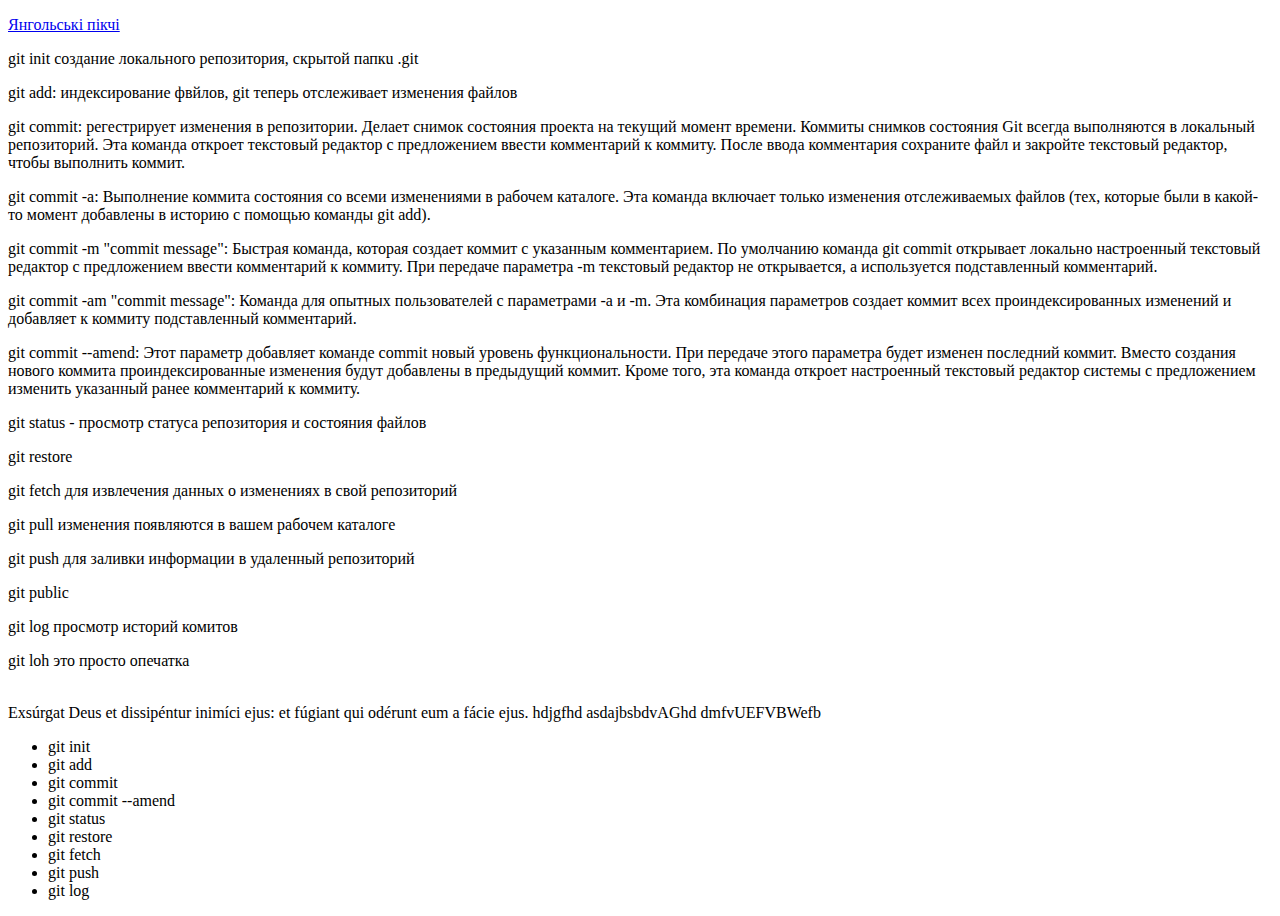
<file: index.html>
<!DOCTYPE html>
<html lang="en">
<head>
    <meta charset="UTF-8">
    <meta http-equiv="X-UA-Compatible" content="IE=edge">
    <meta name="viewport" content="width=device-width, initial-scale=1.0">
    <title>I hate my life and want to die</title>
</head>
<body>
    <p> <a href="gallery.html">Янгольські пікчі</a></p>
    <p>git init создание локального репозитория, скрытой папкu .git</p>
    <p>git add: индексирование фвйлов, git теперь отслеживает изменения файлов</p>
    <p>git commit: регестрирует изменения в репозитории. Делает снимок состояния проекта на текущий момент времени. Коммиты снимков состояния Git всегда выполняются в локальный репозиторий. Эта команда откроет текстовый редактор с предложением ввести комментарий к коммиту. После ввода комментария сохраните файл и закройте текстовый редактор, чтобы выполнить коммит.</p>
    <p>git commit -a: Выполнение коммита состояния со всеми изменениями в рабочем каталоге. Эта команда включает только изменения отслеживаемых файлов (тех, которые были в какой-то момент добавлены в историю с помощью команды git add).</p>
    <p>git commit -m "commit message": Быстрая команда, которая создает коммит с указанным комментарием. По умолчанию команда git commit открывает локально настроенный текстовый редактор с предложением ввести комментарий к коммиту. При передаче параметра -m текстовый редактор не открывается, а используется подставленный комментарий.</p>
    <p>git commit -am "commit message": Команда для опытных пользователей с параметрами -a и -m. Эта комбинация параметров создает коммит всех проиндексированных изменений и добавляет к коммиту подставленный комментарий.</p>
    <p>git commit --amend: Этот параметр добавляет команде commit новый уровень функциональности. При передаче этого параметра будет изменен последний коммит. Вместо создания нового коммита проиндексированные изменения будут добавлены в предыдущий коммит. Кроме того, эта команда откроет настроенный текстовый редактор системы с предложением изменить указанный ранее комментарий к коммиту.</p>
    <p>git status - просмотр статуса репозитория и состояния файлов</p>
    <p>git restore</p>
     <p>git fetch для извлечения данных о изменениях в свой репозиторий</p>
     <p>git pull изменения появляются в вашем рабочем каталоге</p>
     <p>git push для заливки информации в удаленный репозиторий</p>
     <p>git public</p>
     <p>git log просмотр историй комитов</p>
     <p>git loh это просто опечатка</p> <br>
     Exsúrgat Deus et dissipéntur inimíci ejus: et fúgiant qui odérunt eum a fácie ejus.
    hdjgfhd asdajbsbdvAGhd dmfvUEFVBWefb
    <ul>
     <li>git init</li>
     <li>git add</li>
     <li>git commit</li>
     <li>git commit --amend</li>
     <li>git status</li>
     <li>git restore</li>
     <li>git fetch</li>
     <li>git push</li>
     <li>git log</li>
    </ul>
</body>
</html>
</file>
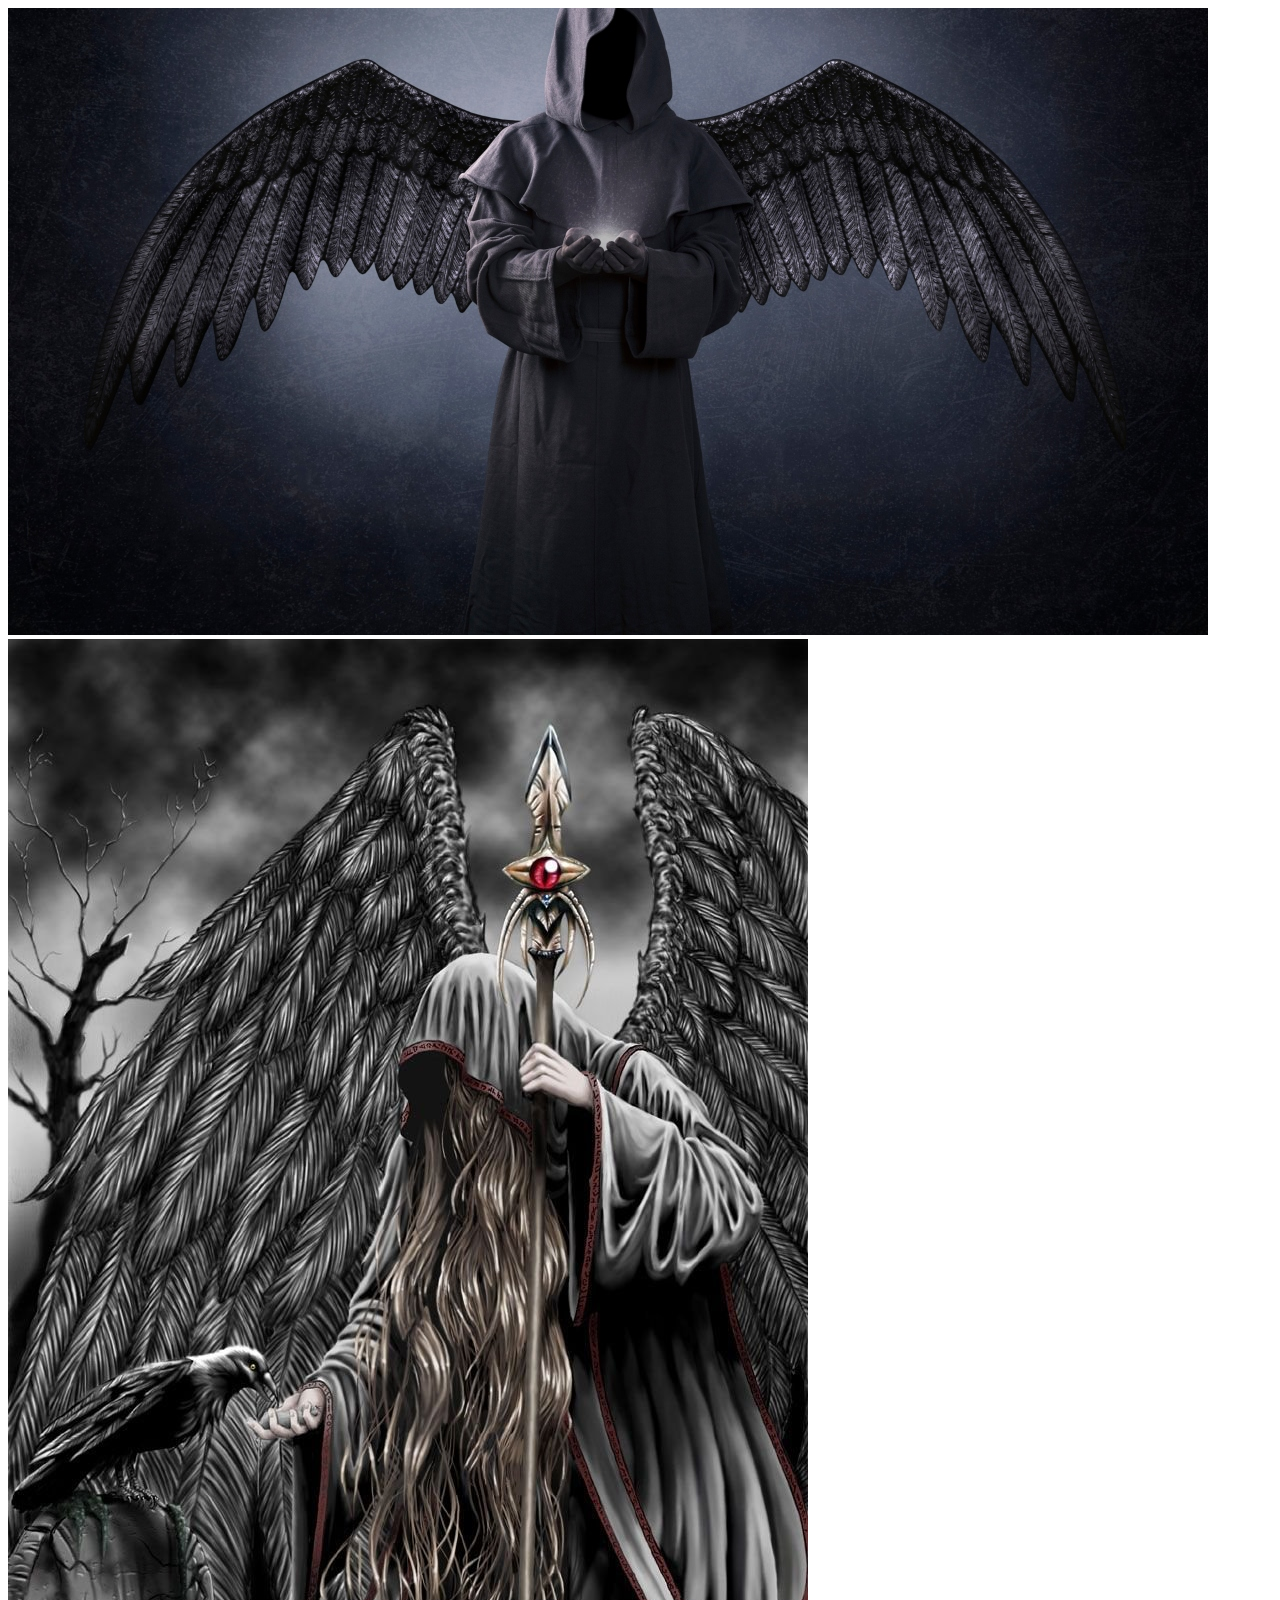
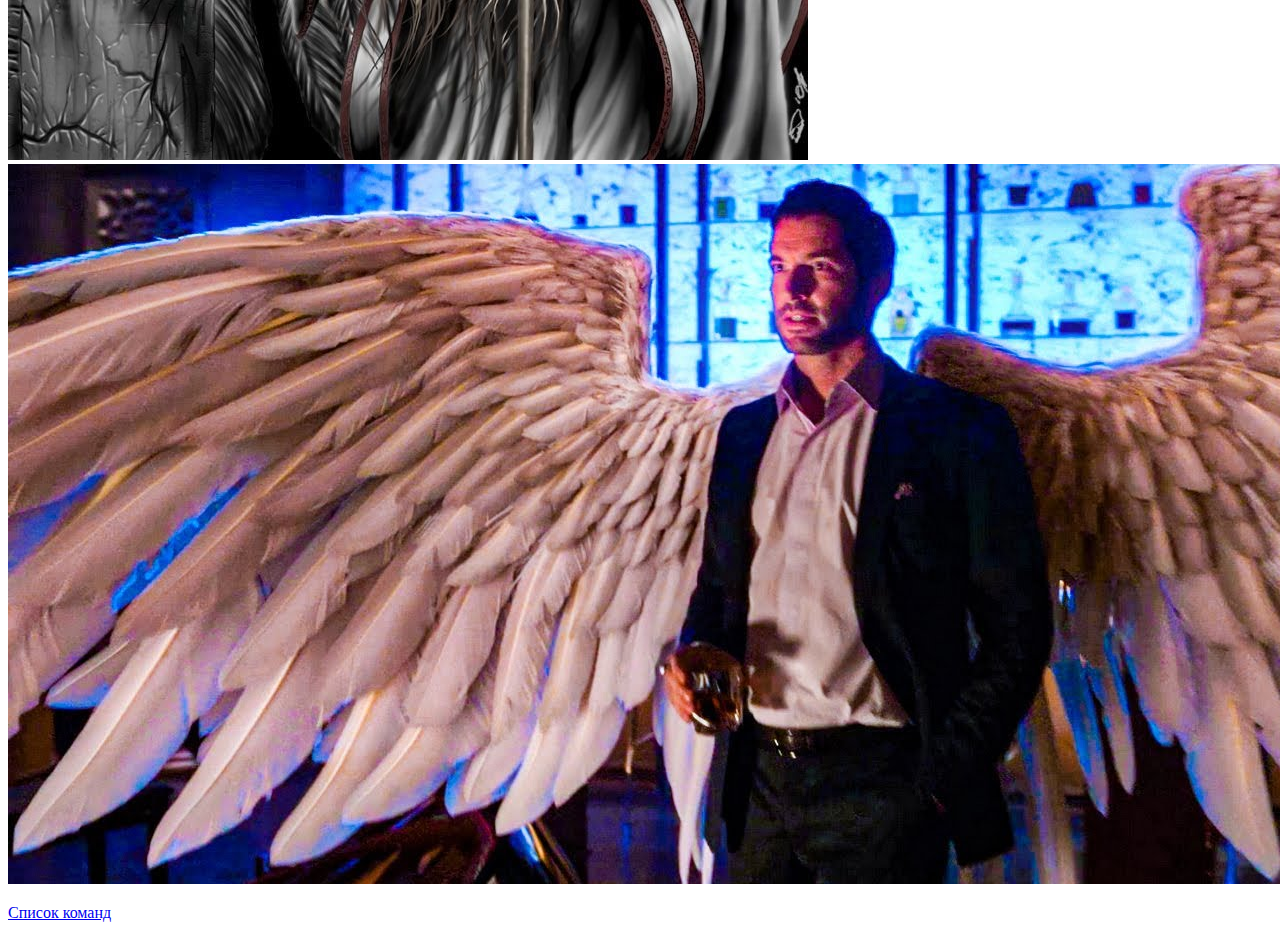
<file: gallery.html>
<!DOCTYPE html>
<html>
    <head>
        <title>
            Theese are pictures
        </title>
    </head>
    <body>
        <img src="deathangel.jpg" alt="Death Angel">
        <img src="nonameangel.jpg" alt="Some Angel">
        <img src="luciferangel.jpg" alt="Lucifer Angel">
        <p> <a href="index.html">Список команд</a></p>
    </body>
</html>
</file>
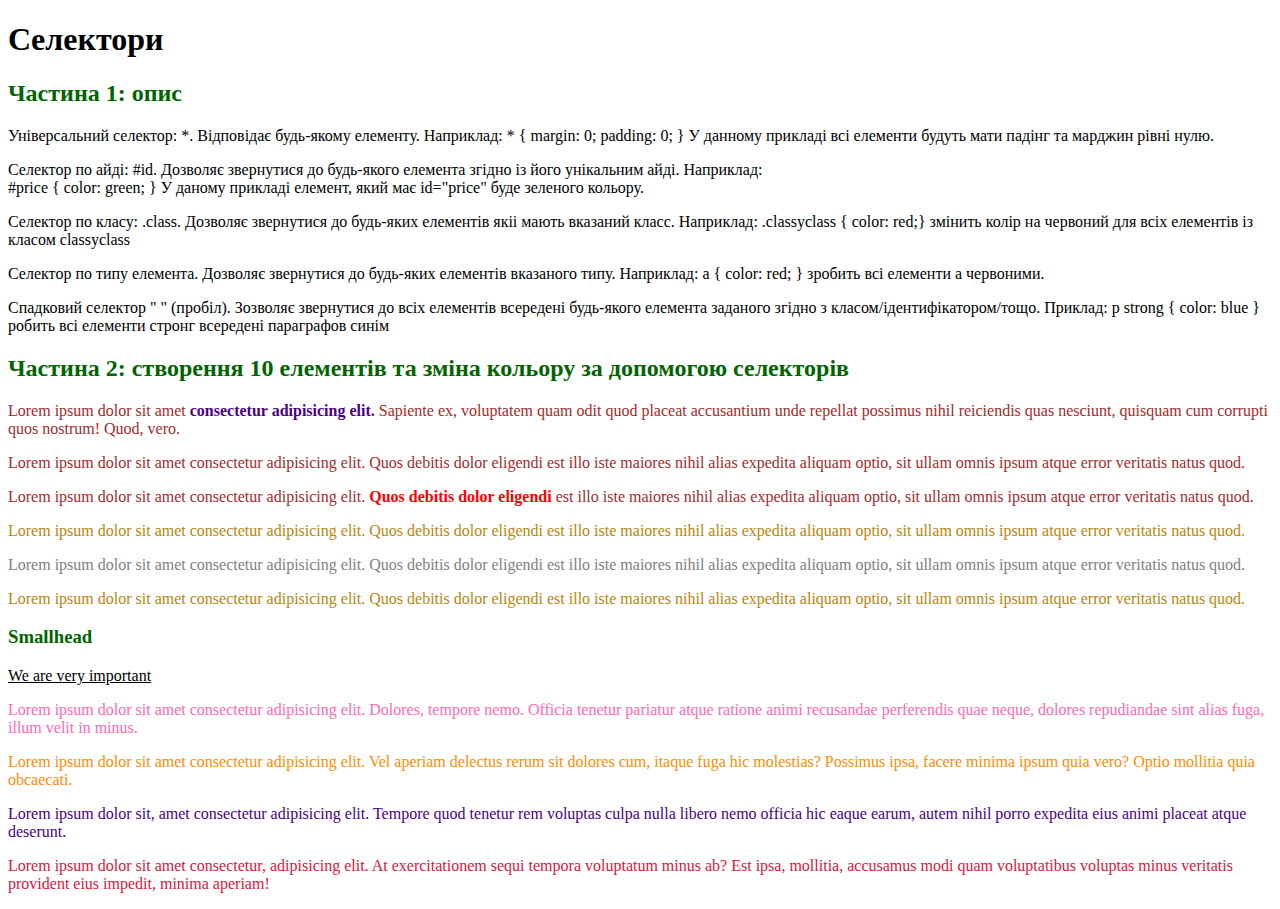
<file: Homework5/justPage.html>
<!DOCTYPE html>
<html>
    <head>
        <link rel="stylesheet" href="justCss.css">
        <title>
            Just page
        </title>
    </head>
    <body>
        
        <h1 id="head">Cелектори</h1>
        <h2 id="head1" class="bighead">Частина 1: опис</h2>
        <p id="desc1" class="desc">Універсальний селектор: *. Відповідає будь-якому елементу. Наприклад: * { margin: 0; padding: 0; } У данному прикладі всі елементи будуть мати падінг та марджин рівні нулю.</p>
        <p id="desc1" class="desc">Селектор по айді: #id. Дозволяє звернутися до будь-якого елемента згідно із його унікальним айді. Наприклад:<br> #price { color: green; } У даному прикладі елемент, який має id="price" буде зеленого кольору. </p>
        <p id="desc1" class="desc">Селектор по класу: .class. Дозволяє звернутися до будь-яких елементів якіі мають вказаний класс. Наприклад: .classyclass { color: red;}  змінить колір на червоний для всіх елементів із класом classyclass</p>
        <p id="desc1" class="desc">Селектор по типу елемента. Дозволяє звернутися до будь-яких елементів вказаного типу. Наприклад: a { color: red; } зробить всі елементи а червоними.</p>
        <p id="desc1" class="desc">Спадковий селектор " " (пробіл). Зозволяє звернутися до всіх елементів всередені будь-якого елемента заданого згідно з класом/ідентифікатором/тощо. Приклад: p strong { color: blue } робить всі елементи стронг всередені параграфов синім</p>
        <h2 id="head2" class="bighead">Частина 2: створення 10 елементів та зміна кольору за допомогою селекторів</h2>
        <p id="par1" class="first3paragraphs">Lorem ipsum dolor sit amet <strong id="srtonk">consectetur adipisicing elit.</strong> Sapiente ex, voluptatem quam odit quod placeat accusantium unde repellat possimus nihil reiciendis quas nesciunt, quisquam cum corrupti quos nostrum! Quod, vero.</p>
        <p id="par2" class="first3paragraphs">Lorem ipsum dolor sit amet consectetur adipisicing elit. Quos debitis dolor eligendi est illo iste maiores nihil alias expedita aliquam optio, sit ullam omnis ipsum atque error veritatis natus quod.</p>
        <p id="par3" class="first3paragraphs">Lorem ipsum dolor sit amet consectetur adipisicing elit. <strong>Quos debitis dolor eligendi</strong> est illo iste maiores nihil alias expedita aliquam optio, sit ullam omnis ipsum atque error veritatis natus quod.</p>
        <p id="par4" class="last3paragraphs">Lorem ipsum dolor sit amet consectetur adipisicing elit. Quos debitis dolor eligendi est illo iste maiores nihil alias expedita aliquam optio, sit ullam omnis ipsum atque error veritatis natus quod.</p>
        <p id="par5" class="last3paragraphs">Lorem ipsum dolor sit amet consectetur adipisicing elit. Quos debitis dolor eligendi est illo iste maiores nihil alias expedita aliquam optio, sit ullam omnis ipsum atque error veritatis natus quod.</p>
        <p id="par6" class="last3paragraphs">Lorem ipsum dolor sit amet consectetur adipisicing elit. Quos debitis dolor eligendi est illo iste maiores nihil alias expedita aliquam optio, sit ullam omnis ipsum atque error veritatis natus quod.</p>
        <h3 id="head3" class="smallhead">Smallhead</h3>
        <a id="reference1" class="references" href="https://mybook.ru/author/frederik-begbeder/una-selindzher/citations/967155/" target="blank">We are very important</a>
        <p id="par7" class="otherpars">Lorem ipsum dolor sit amet consectetur adipisicing elit. Dolores, tempore nemo. Officia tenetur pariatur atque ratione animi recusandae perferendis quae neque, dolores repudiandae sint alias fuga, illum velit in minus.</p>
        <p id="par8" class="otherpars">Lorem ipsum dolor sit amet consectetur adipisicing elit. Vel aperiam delectus rerum sit dolores cum, itaque fuga hic molestias? Possimus ipsa, facere minima ipsum quia vero? Optio mollitia quia obcaecati.</p>
        <p id="par9">Lorem ipsum dolor sit, amet consectetur adipisicing elit. Tempore quod tenetur rem voluptas culpa nulla libero nemo officia hic eaque earum, autem nihil porro expedita eius animi placeat atque deserunt.</p>
        <p id="par10" class="otherpars last3paragraphs">Lorem ipsum dolor sit amet consectetur, adipisicing elit. At exercitationem sequi tempora voluptatum minus ab? Est ipsa, mollitia, accusamus modi quam voluptatibus voluptas minus veritatis provident eius impedit, minima aperiam!</p>
    </body>
</html>
</file>
<file: Homework5/justCss.css>
*{
    color:indigo
}
#head {
color:black
}
.bighead, .smallhead{
    color:darkgreen
}
.first3paragraphs{
    color:brown
}
a{
    color:black
}
#par8 {
    color:darkorange
}
#par3 strong {
    color:red
}
.otherpars.last3paragraphs {
    color:crimson
}
#par5{
    color:gray
}
.last3paragraphs{
    color:darkgoldenrod
}
#par7{
    color:hotpink
}
.otherpars{
    color:blue
}
.desc{
    color:black
}
#stronk{
    color:rgb(33, 11, 155)
}
</file>
